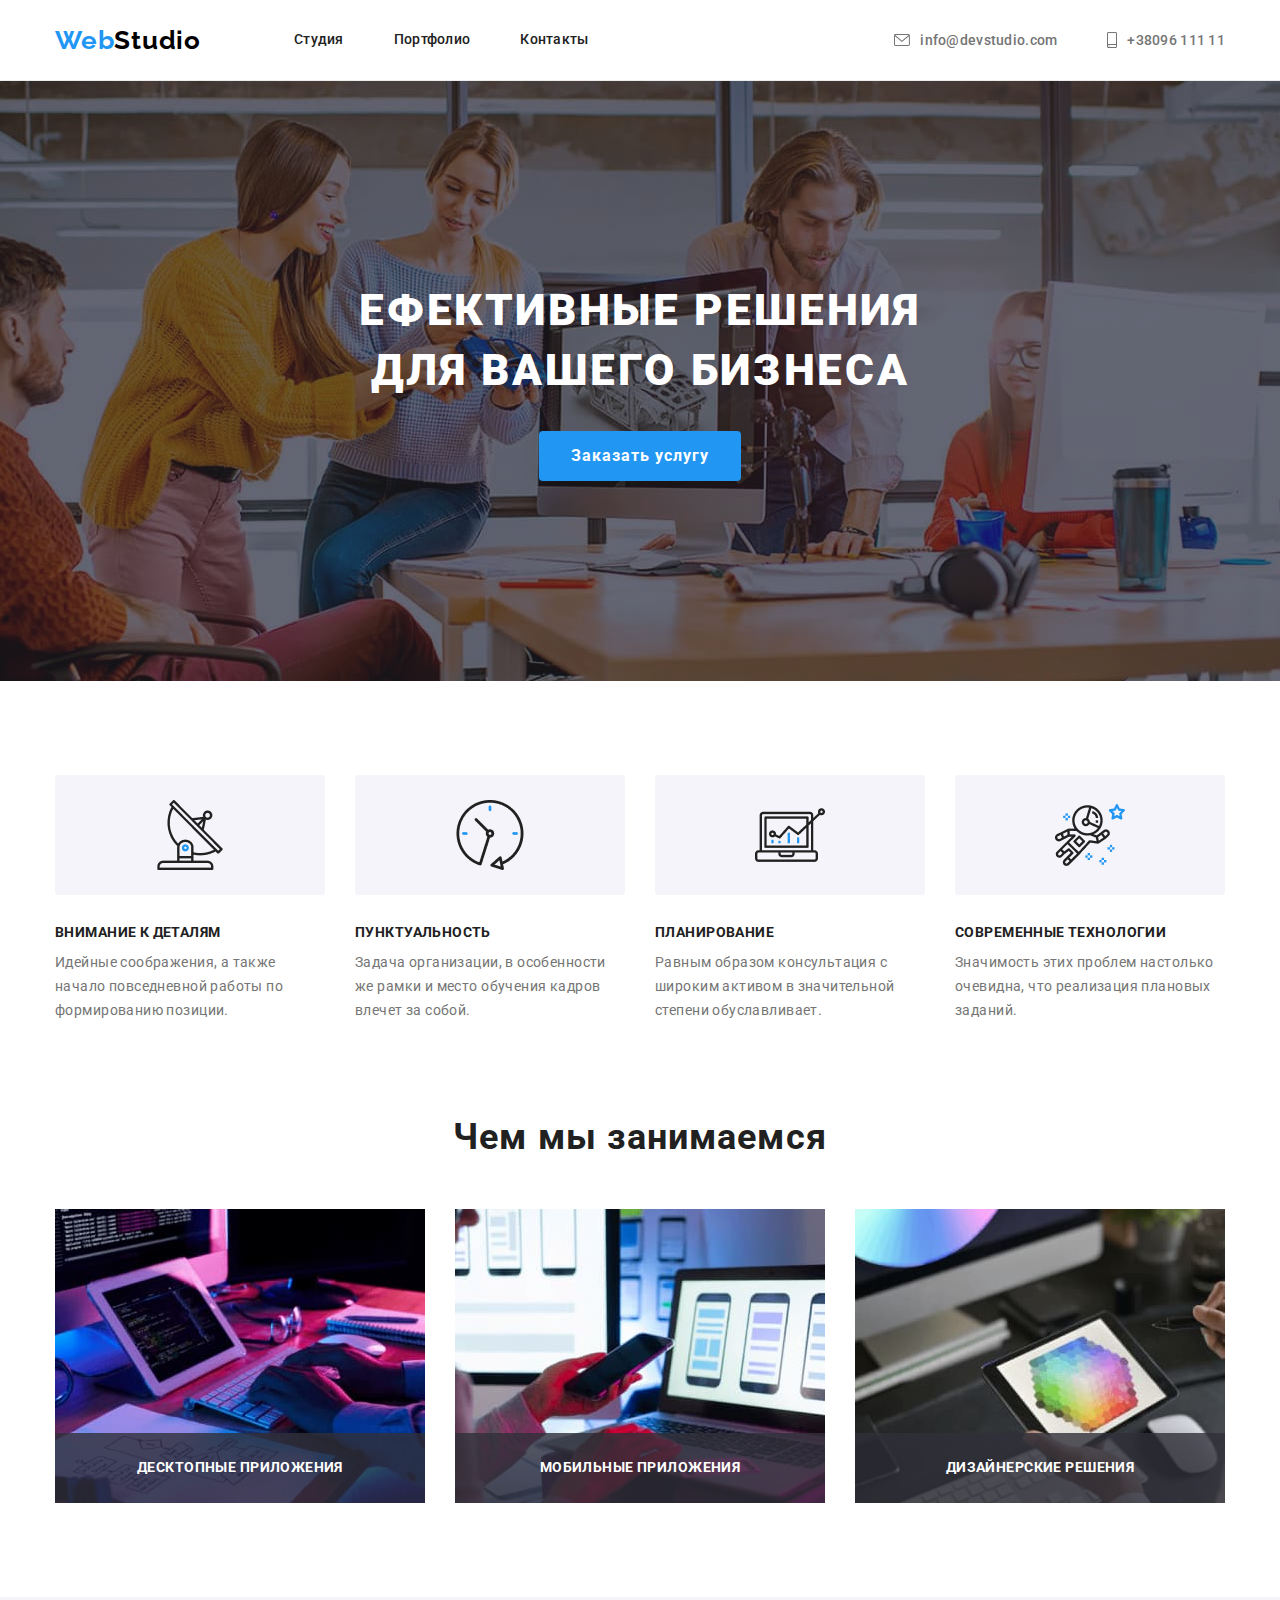
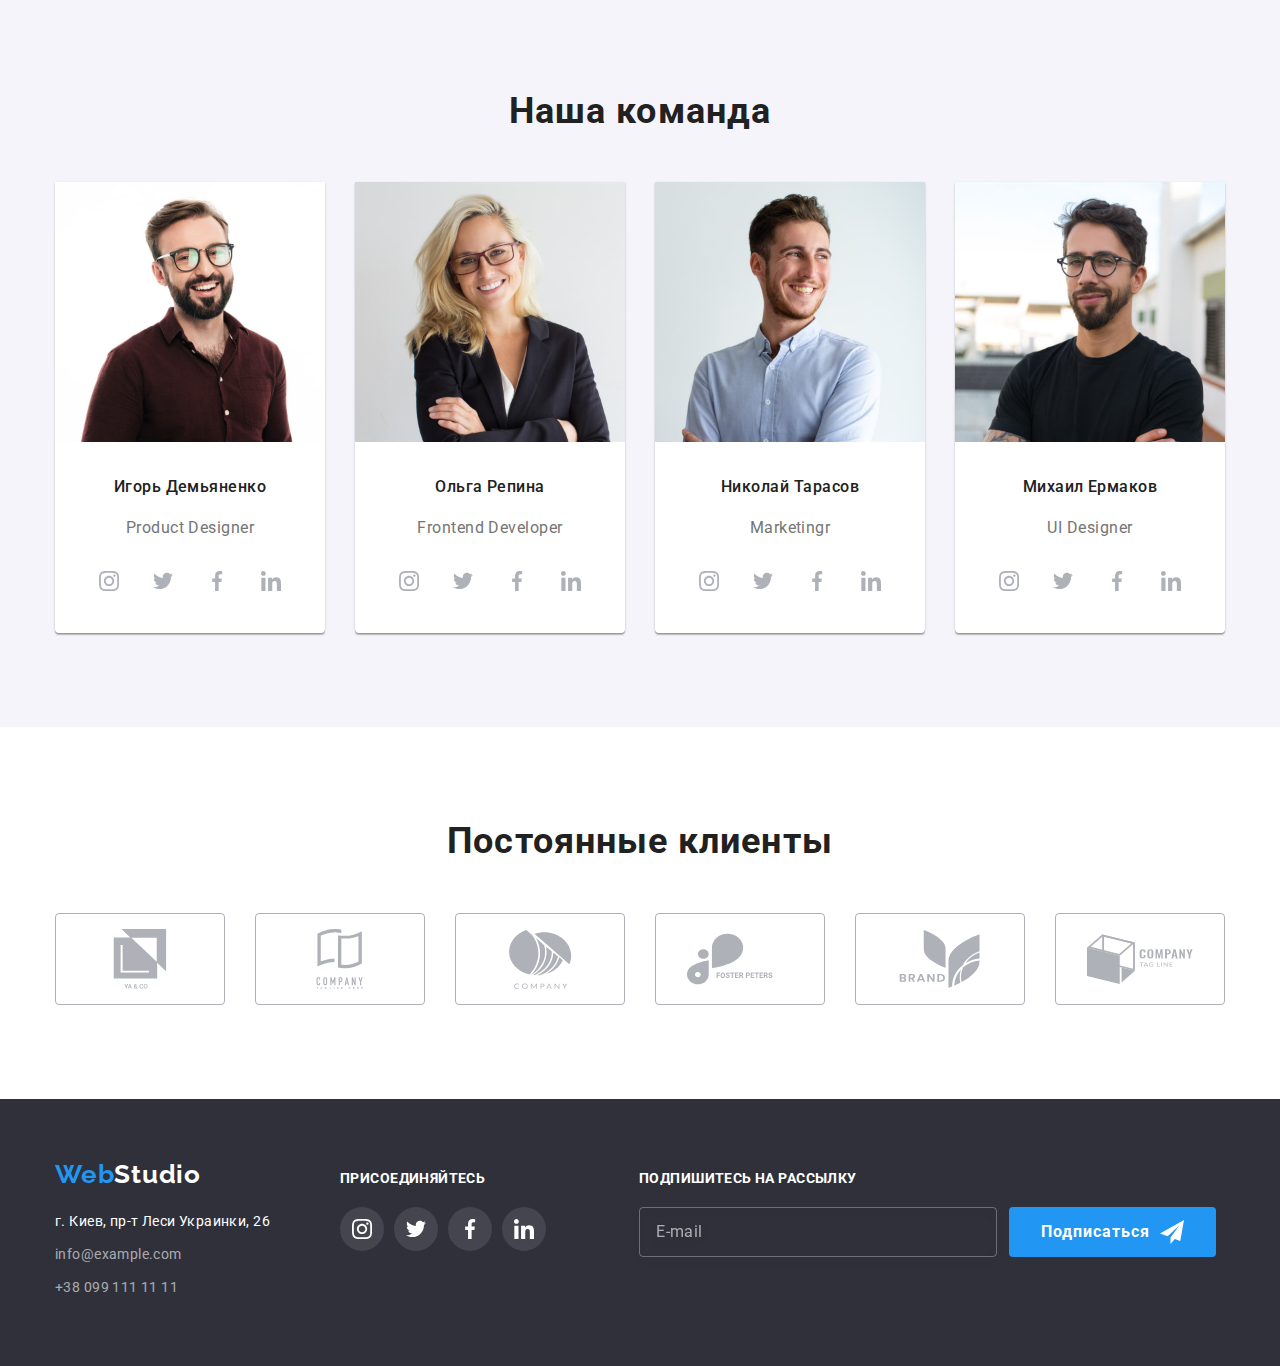
<file: index.html>
<!DOCTYPE html>
<html lang="ru">
    <head>
        <meta charset="UTF-8">
        <meta http-equiv="X-UA-Compatible" content="IE=edge">
        <meta name="viewport" content="width=device-width, initial-scale=1.0">
        <title>WebStuio</title>
        <link rel="stylesheet" href="https://cdnjs.cloudflare.com/ajax/libs/modern-normalize/1.1.0/modern-normalize.min.css">
        <link rel="stylesheet" href="./css/styles.css">
        <link href="https://fonts.googleapis.com/css2?family=Raleway:wght@700&family=Roboto:wght@400;500;700;900&display=swap" rel="stylesheet">
    </head>
    <body>
        <!--Шапка-->
        <header class="page-header">   
            <div class="header-container container">
                <nav class="header-navigation"> 
                    <a  class="logo-link link" href="./index.html"><span class="logo-first">Web</span><span class="logo-second">Studio</span></a>
                    <ul class="header-list list">   
                        <li class="header-list-item"><a class="header-list-link link" href="./index.html">Студия</a></li>
                        <li class="header-list-item"><a class="header-list-link link"href="./portfolio.html">Портфолио</a></li>
                        <li class="header-list-item"><a class="header-list-link link"href="">Контакты</a></li>
                    </ul>
                </nav>
                <ul class="header-info-list list">
                    <li class="info-list-item">
                        <a class="header-link link" href="mailto:info@devstudio.com">
                            <svg class="header-icon" width="16" height="12">
                                <use href="./images/symbol-defs.svg#icon-envelope"></use>
                            </svg>
                            info@devstudio.com
                        </a>
                    </li>
                    <li class="info-list-item">
                        <a class="header-link link" href="tel:+380961111111">
                        <svg class="header-icon" width="10" height="16">
                            <use href="./images/symbol-defs.svg#icon-smartphone"></use>
                        </svg>
                        +38096 111 11</a></li>
                </ul>
            </div>
        </header>
        <!--Основная часть-->
        <main>
            <section class="hero">
                <div class="container">
                    <h1 class="hero-title">Ефективные решения для вашего бизнеса</h1>
                    <button class="hero-btn btn" data-modal-open type="button">Заказать услугу</button>
                </div>
                </section>
            <section class="benefits section">
                <div class="container">
                    <h2 class="visually-hidden">Наши преимущества</h2>
                    <ul class="benefits-list list">
                        <li class="benefits-list-item icon-antenna">
                            <h3 class="benefits-item-title">Внимание к деталям</h3>
                            <p class="benefits-item-text"> Идейные соображения, а также начало повседневной работы по формированию позиции.</p>
                        </li>
                        <li class="benefits-list-item icon-clock">
                            <h3 class="benefits-item-title">Пунктуальность</h3>
                            <p  class="benefits-item-text">Задача организации, в особенности же рамки и место обучения кадров влечет за собой.</p>
                        </li>
                        <li class="benefits-list-item icon-diagram">
                            <h3 class="benefits-item-title">Планирование</h3>
                            <p class="benefits-item-text" >Равным образом консультация с широким активом в значительной степени обуславливает.</p>
                        </li>
                        <li class="benefits-list-item icon-astronaut">
                            <h3 class="benefits-item-title">Современные технологии</h3>
                            <p class="benefits-item-text"> Значимость этих проблем настолько очевидна, что реализация плановых заданий.</p>
                        </li>
                    </ul>
                </div>
            </section>
            <section class="works section">
                <div class="container">
                    <h2 class="works-title title">Чем мы занимаемся</h2>
                    <ul class="works-list list">
                        <li class="works-list-item">
                            <img src="./images/img1.jpg" alt="рабтота на ноутбууке" width="370" height="294">
                            <div class="works-item-wraper">
                                <p class="works-item-text">Десктопные приложения</p>
                            </div>
                        </li>
                        <li class="works-list-item">
                            <img src="./images/img2.jpg" alt="рабтота на смартфоне" width="370" height="294">
                            <div class="works-item-wraper">
                                <p class="works-item-text">Мобильные приложения</p>
                            </div>
                        </li>
                        <li class="works-list-item">
                            <img src="./images/img3.jpg" alt="рабтота на планшете" width="370" height="294">
                            <div class="works-item-wraper">
                                <p class="works-item-text">Дизайнерские решения</p>
                            </div>
                        </li>
                    </ul>
                </div>
            </section>
            <section class="team section">
                <div class="container">
                    <h2 class="team-title title" >Наша команда</h2>
                    <ul class="team-list list">
                        <li class="team-list-item">
                            <img class="team-img" src="./images/team-img-1.jpg" alt="Фото дизайнера проекта" width="270" height="260">
                            <h3 class="team-item-title">Игорь Демьяненко</h3>
                            <p class="team-item-text"lang="en">Product Designer</p>
                            <ul class="team-networking-list social-list list">
                                <li class="social-item">
                                    <a class="social-list-link" href="">
                                        <svg class="social-icon">
                                            <use href="./images/symbol-defs.svg#icon-instagram"></use>
                                        </svg>
                                    </a>
                                </li>
                                <li class="social-item">
                                    <a class="social-list-link" href="">
                                        <svg class="social-icon">
                                            <use href="./images/symbol-defs.svg#icon-twitter"></use>
                                        </svg>
                                    </a>
                                </li>
                                <li class="social-item">
                                    <a class="social-list-link" href="">
                                        <svg class="social-icon">
                                            <use href="./images/symbol-defs.svg#icon-facebook"></use>
                                        </svg>
                                    </a>
                                </li>
                                <li class="social-item">
                                    <a class="social-list-link" href="">
                                        <svg class="social-icon">
                                            <use href="./images/symbol-defs.svg#icon-linkedin"></use>
                                        </svg>
                                    </a>
                                </li>
                            </ul>
                        </li>
                        <li class="team-list-item">
                            <img class="team-img" src="./images/team-img-2.jpg" alt="Фото фронтенд разработчика" width="270" height="260">
                            <h3 class="team-item-title">Ольга Репина</h3>
                            <p class="team-item-text"lang="en"> Frontend Developer</p>
                            <ul class="team-networking-list social-list list">
                                <li class="social-item">
                                    <a class="social-list-link" href="">
                                        <svg class="social-icon">
                                            <use href="./images/symbol-defs.svg#icon-instagram"></use>
                                        </svg>
                                    </a>
                                </li>
                                <li class="social-item">
                                    <a class="social-list-link" href="">
                                        <svg class="social-icon">
                                            <use href="./images/symbol-defs.svg#icon-twitter"></use>
                                        </svg>
                                    </a>
                                </li>
                                <li class="social-item">
                                    <a class="social-list-link" href="">
                                        <svg class="social-icon">
                                            <use href="./images/symbol-defs.svg#icon-facebook"></use>
                                        </svg>
                                    </a>
                                </li>
                                <li class="social-item">
                                    <a class="social-list-link" href="">
                                        <svg class="social-icon">
                                            <use href="./images/symbol-defs.svg#icon-linkedin"></use>
                                        </svg>
                                    </a>
                                </li>
                            </ul>
                        </li>
                        <li class="team-list-item">
                            <img class="team-img" src="./images/team-img-3.jpg" alt="Фото маркетолога" width="270" height="260">
                            <h3 class="team-item-title">Николай Тарасов</h3>
                            <p class="team-item-text"lang="en">Marketingr</p>
                            <ul class="team-networking-list social-list list">
                                <li class="social-item">
                                    <a class="social-list-link" href="">
                                        <svg class="social-icon">
                                            <use href="./images/symbol-defs.svg#icon-instagram"></use>
                                        </svg>
                                    </a>
                                </li>
                                <li class="social-item">
                                    <a class="social-list-link" href="">
                                        <svg class="social-icon">
                                            <use href="./images/symbol-defs.svg#icon-twitter"></use>
                                        </svg>
                                    </a>
                                </li>
                                <li class="social-item">
                                    <a class="social-list-link" href="">
                                        <svg class="social-icon">
                                            <use href="./images/symbol-defs.svg#icon-facebook"></use>
                                        </svg>
                                    </a>
                                </li>
                                <li class="social-item">
                                    <a class="social-list-link" href="">
                                        <svg class="social-icon">
                                            <use href="./images/symbol-defs.svg#icon-linkedin"></use>
                                        </svg>
                                    </a>
                                </li>
                            </ul>
                        </li>
                        <li class="team-list-item">
                            <img class="team-img" src="./images/team-img-4.jpg" alt="Фото UI дизайнера" width="270" height="260">
                            <h3 class="team-item-title">Михаил Ермаков</h3>
                            <p class="team-item-text"lang="en">UI Designer</p>
                            <ul class="team-networking-list social-list list">
                                <li class="social-item">
                                    <a class="social-list-link" href="">
                                        <svg class="social-icon">
                                            <use href="./images/symbol-defs.svg#icon-instagram"></use>
                                        </svg>
                                    </a>
                                </li>
                                <li class="social-item">
                                    <a class="social-list-link" href="">
                                        <svg class="social-icon">
                                            <use href="./images/symbol-defs.svg#icon-twitter"></use>
                                        </svg>
                                    </a>
                                </li>
                                <li class="social-item">
                                    <a class="social-list-link" href="">
                                        <svg class="social-icon">
                                            <use href="./images/symbol-defs.svg#icon-facebook"></use>
                                        </svg>
                                    </a>
                                </li>
                                <li class="social-item">
                                    <a class="social-list-link " href="">
                                        <svg class="social-icon">
                                            <use href="./images/symbol-defs.svg#icon-linkedin"></use>
                                        </svg>
                                    </a>
                                </li>
                            </ul>
                        </li>
                    </ul>
                </div>
            </section>
            <section class="clients section">
                <div class="container">
                    <h2 class="clients-title title">Постоянные клиенты</h2>
                    <ul class="clients-list list">
                        <li class="clients-item">
                            <a href="" class="clients-link">
                                <svg class="clients-icon">
                                    <use href="./images/symbol-defs.svg#icon-yaco"></use>
                                </svg>
                            </a>
                        </li>
                        <li class="clients-item">
                            <a href="" class="clients-link">
                                <svg class="clients-icon">
                                    <use href="./images/symbol-defs.svg#icon-tagline"></use>
                                </svg>
                            </a>
                        </li>
                        <li class="clients-item">
                            <a href="" class="clients-link">
                                <svg class="clients-icon">
                                    <use href="./images/symbol-defs.svg#icon-company"></use>
                                </svg>
                            </a>
                        </li>
                        <li class="clients-item">
                            <a href="" class="clients-link">
                                <svg class="clients-icon">
                                    <use href="./images/symbol-defs.svg#icon-foster"></use>
                                </svg>
                            </a>
                        </li>
                        <li class="clients-item">
                            <a href="" class="clients-link">
                                <svg class="clients-icon">
                                    <use href="./images/symbol-defs.svg#icon-brand"></use>
                                </svg>
                            </a>
                        </li>
                        <li class="clients-item">
                            <a href="" class="clients-link">
                                <svg class="clients-icon">
                                    <use href="./images/symbol-defs.svg#icon-tag"></use>
                                </svg>
                            </a>
                        </li>
                    </ul>
                </div>
            </section>
        </main>
        <!--Футер-->
        <footer class="page-footer">
            <div class="container">
                <div class="footer-box">
                    <div class="footer-contacts">
                        <a  class="logo-link link" href="./index.html"><span class="logo-first">Web</span><span class="logo-second">Studio</span></a>
                        <address>
                            <ul class="footer-list list">
                                <li><a class="footer-link-adress footer-link link" href="https://www.google.com/maps/place/%D0%B1%D1%83%D0%BB.+%D0%9B%D0%B5%D1%81%D0%B8+%D0%A3%D0%BA%D1%80%D0%B0%D0%B8%D0%BD%D0%BA%D0%B8,+26,+%D0%9A%D0%B8%D0%B5%D0%B2,+02000/@50.4265807,30.5361971,17z/data=!4m13!1m7!3m6!1s0x40d4cf0e033ecbe9:0x57a4dffefec77da0!2z0LHRg9C7LiDQm9C10YHQuCDQo9C60YDQsNC40L3QutC4LCAyNiwg0JrQuNC10LIsIDAyMDAw!3b1!8m2!3d50.4265807!4d30.5383858!3m4!1s0x40d4cf0e033ecbe9:0x57a4dffefec77da0!8m2!3d50.4265807!4d30.5383858" target="_blank" rel="noreferrer noopener">г. Киев, пр-т Леси Украинки, 26</a></li>
                                <li><a class="footer-link link" href="mailto:info@example.com">info@example.com</a></li>
                                <li><a class="footer-link link" href="tel:+380991111111">+38 099 111 11 11</a></li>
                            </ul>
                        </address>
                    </div>
                    <div class="footer-social">
                        <b class="footer-text">Присоединяйтесь</b>
                        <ul class="team-networking-list social-list list">
                            <li class="social-item">
                                <a class="social-list-link footer-social-link" href="">
                                    <svg class="social-icon">
                                        <use href="./images/symbol-defs.svg#icon-instagram"></use>
                                    </svg>
                                </a>
                            </li>
                            <li class="social-item">
                                <a class="social-list-link footer-social-link" href="">
                                    <svg class="social-icon">
                                        <use href="./images/symbol-defs.svg#icon-twitter"></use>
                                    </svg>
                                </a>
                            </li>
                            <li class="social-item">
                                <a class="social-list-link footer-social-link" href="">
                                    <svg class="social-icon">
                                        <use href="./images/symbol-defs.svg#icon-facebook"></use>
                                    </svg>
                                </a>
                            </li>
                            <li class="social-item">
                                <a class="social-list-link footer-social-link" href="">
                                    <svg class="social-icon">
                                        <use href="./images/symbol-defs.svg#icon-linkedin"></use>
                                    </svg>
                                </a>
                            </li>
                        </ul>
                    </div>
                    <div class="footer-form-box">
                        <b class="footer-text">Подпишитесь на рассылку</b>
                        <form class="footer-form">
                            <input type="email" name="footer-email" class="footer-email" placeholder="E-mail">
                            <button type="submit" class="footer-btn btn">
                                Подписаться
                                <svg class="footer-btn-icon" width="24" height="24">
                                    <use href="./images/icons.svg#icon-send"></use>
                                </svg>
                            </button>
                        </form>
                    </div>
                </div>
            </div>
        </footer>
        <div class="backdrop is-hidden" data-modal>
            <div class="modal">
                <button type="button" data-modal-close class="close-btn">
                    <svg class="close-icon">
                        <use href="./images/symbol-defs.svg#icon-close-black"></use>
                    </svg>
                </button>
                <b class="modal-text">Оставьте свои данные, мы вам перезвоним</b>
                <form  class="customer-data-form" >
                    <div class="form-field">                    
                        <label class="customer-data-label">
                            Имя
                            <span class="input-wraper">
                                <input type="text" name="customer-name"  class="customer-data-input customer-auth"> 
                                <svg class="modal-icon" width="12" height="12">
                                    <use href="./images/icons.svg#icon-human" ></use>
                                </svg>
                            </span>
                        </label>
                    </div>
                    <div class="form-field">
                        <label class="customer-data-label" >
                            Телефон
                            <span class="input-wraper">
                                <input type="tel" name="customer-tel" class="customer-data-input customer-auth">
                                <svg class="modal-icon" width="13" height="13">
                                    <use href="./images/icons.svg#icon-tel" ></use>
                                </svg>
                            </span>
                        </label>
                    </div>
                    <div class="form-field">
                        <label class="customer-data-label" >
                            Почта
                            <span class="input-wraper">
                                <input type="email" name="customer-mail" class="customer-data-input customer-auth">
                                <svg class="modal-icon" width="15" height="12">
                                    <use href="./images/icons.svg#icon-mail" ></use>
                                </svg>
                            </span>
                        </label>
                    </div>
                    <label class="customer-data-label" >
                        Коментарий  
                        <textarea name="customer-comment"  class="customer-data-input customer-comment" placeholder="Введите текст"></textarea>
                    </label>
                    <label class="customer-check-label">
                        <input type="checkbox" name="customer-check" class="customer-check visually-hidden ">
                        <span class="check-icon-wrap">
                            <svg class="check-icon" width="11" height="8">
                                <use href="./images/icons.svg#icon-check" ></use>
                            </svg>
                        </span>
                        Соглашаюсь с рассылкой и принимаю <a href="#" class="customer-check-link">Условия договора</a>
                    </label>
                    <button type="submit" class="customer-data-btn btn">Отправить</button>  
                </form>
            </div>
        </div>
    <script src="./js/modal.js"></script>
    </body>
</html>
</file>
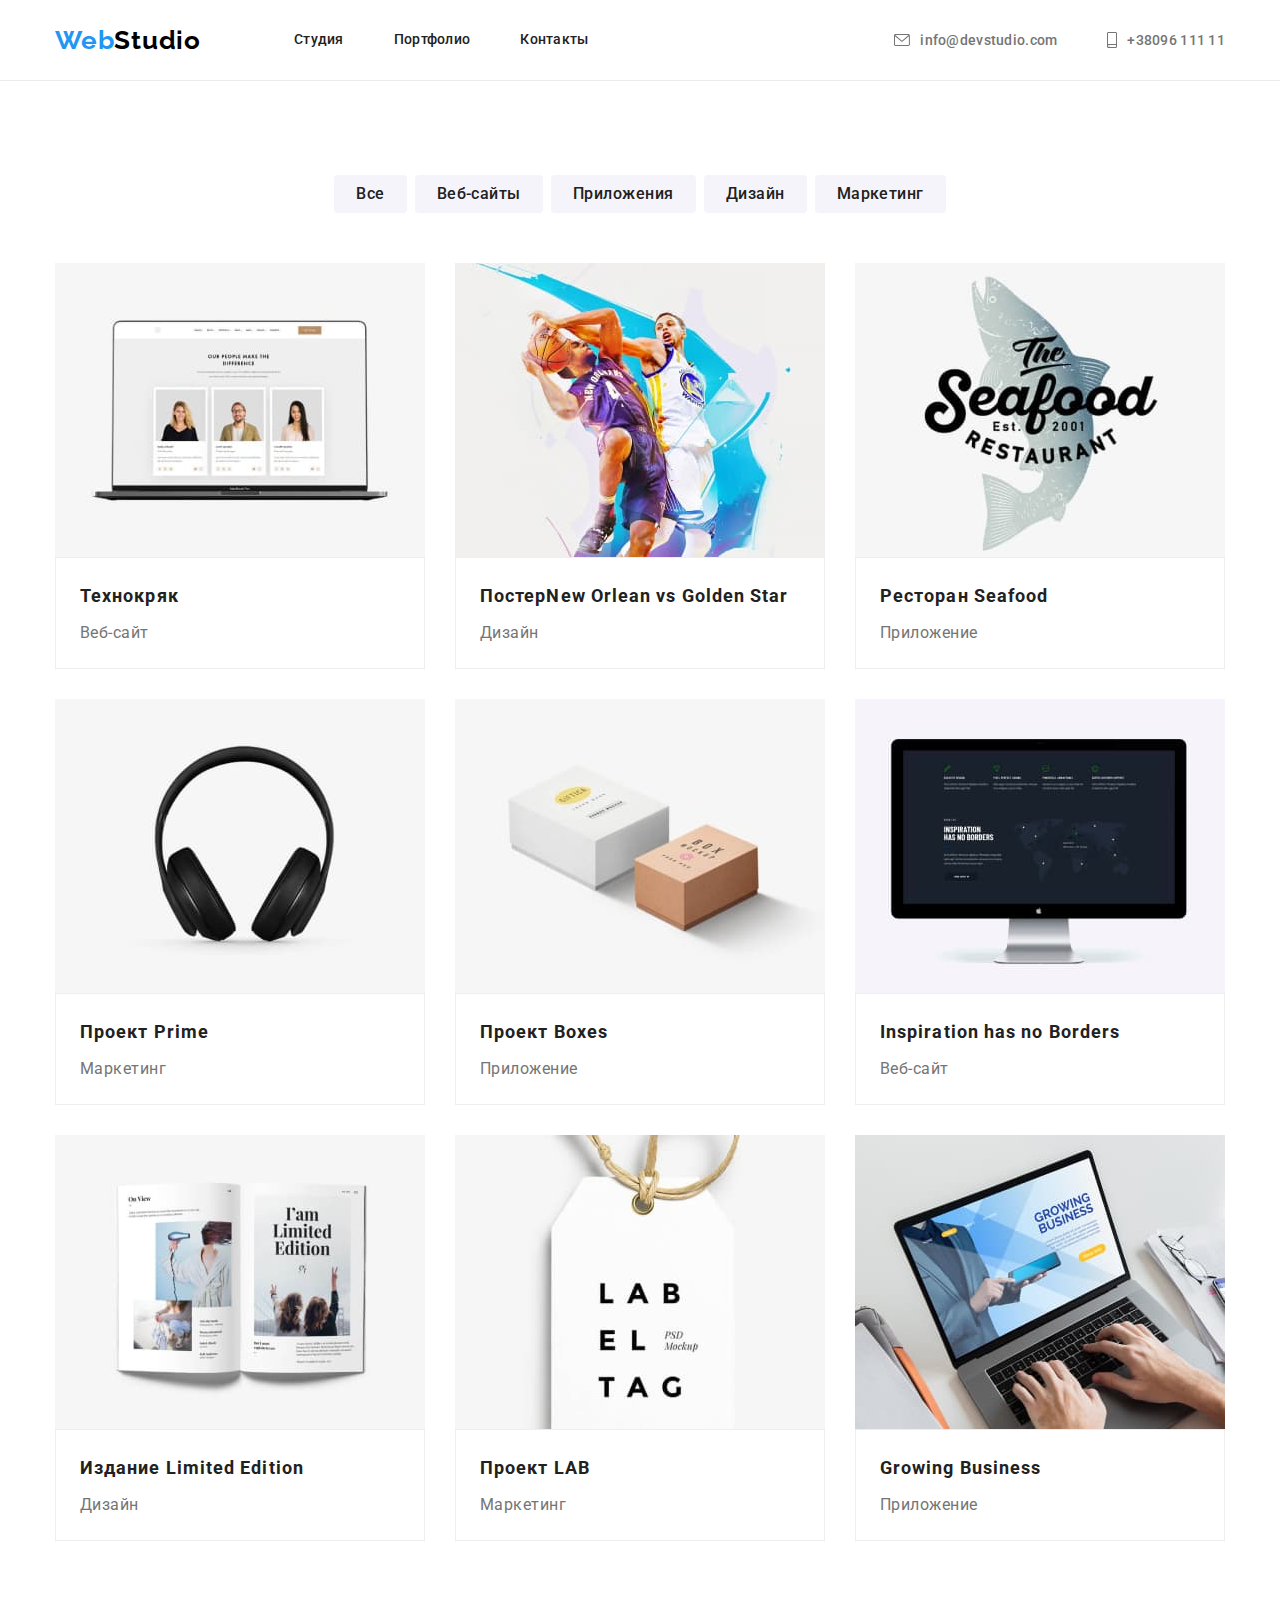
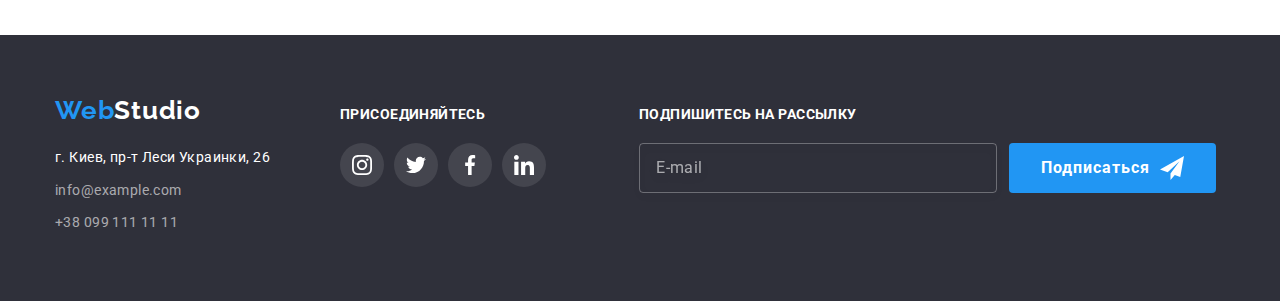
<file: portfolio.html>
<!DOCTYPE html>
<html lang="ru">
<head>
    <meta charset="UTF-8">
    <meta http-equiv="X-UA-Compatible" content="IE=edge">
    <meta name="viewport" content="width=device-width, initial-scale=1.0">
    <title>Портфолио</title>
    <link rel="stylesheet" href="https://cdnjs.cloudflare.com/ajax/libs/modern-normalize/1.1.0/modern-normalize.min.css">
    <link href="https://fonts.googleapis.com/css2?family=Raleway:wght@700&family=Roboto:wght@400;500;700;900&display=swap" rel="stylesheet">
    <link rel="stylesheet" href="./css/styles.css">
</head>
<body>
        <!--Шапка-->
        <header class="page-header">   
            <div class="header-container container">
                <nav class="header-navigation"> 
                    <a  class="logo-link link" href="./index.html"><span class="logo-first">Web</span><span class="logo-second">Studio</span></a>
                    <ul class="header-list list">   
                        <li class="header-list-item"><a class="header-list-link link" href="./index.html">Студия</a></li>
                        <li class="header-list-item"><a class="header-list-link link"href="./portfolio.html">Портфолио</a></li>
                        <li class="header-list-item"><a class="header-list-link link"href="">Контакты</a></li>
                    </ul>
                </nav>
                <ul class="header-info-list list">
                    <li class="info-list-item">
                        <a class="header-link link" href="mailto:info@devstudio.com">
                            <svg class="header-icon" width="16" height="12">
                                <use href="./images/symbol-defs.svg#icon-envelope"></use>
                            </svg>
                            info@devstudio.com
                        </a>
                    </li>
                    <li class="info-list-item">
                        <a class="header-link link" href="tel:+380961111111">
                        <svg class="header-icon" width="10" height="16">
                            <use href="./images/symbol-defs.svg#icon-smartphone"></use>
                        </svg>
                        +38096 111 11</a></li>
                </ul>
            </div>
        </header>
    <main>
        <section class="portfolio-section section">
            <div class="container">
                <h1 class="visually-hidden">Портфолио</h1>
                <ul class="portfolio-buttons-list list">
                    <li class="portfolio-list-button-item">
                        <button class="portfolio-button-item" type="button">Все</button>
                    </li>
                    <li class="portfolio-list-button-item">
                        <button class="portfolio-button-item" type="button">Веб-сайты</button>
                    </li>
                    <li class="portfolio-list-button-item">
                        <button class="portfolio-button-item" type="button">Приложения</button>
                    </li>
                    <li class="portfolio-list-button-item">
                        <button class="portfolio-button-item" type="button">Дизайн</button>
                    </li>
                    <li class="portfolio-list-button-item">
                        <button class="portfolio-button-item" type="button">Маркетинг</button>
                    </li>
                </ul>
                <ul class="portfolio-content-list list">
                    <li class="portfolio-content-item">
                        <div class="portfolio-top-wraper">
                            <img src="./images/portfolio_img1.jpg" alt="изображение людей на ноутбуке" width="370">
                            <p class="portfolio-top-text">Технокряк это современная площадка распространения коронавируса. Компании используют эту платформу для цифрового шпионажа и атак на защищённые сервера конкурентов.</p>
                        </div>
                        <div class="portfolio-description">
                            <h2 class="portfolio-content-title">Технокряк</h2>
                            <p class="portfolio-content-text" >Веб-сайт</p>
                        </div>
                    </li>
                    <li class="portfolio-content-item">
                        <div class="portfolio-top-wraper">
                            <img src="./images/portfolio_img2.jpg" alt="изображение баскетболистов" width="370">
                            <p class="portfolio-top-text">Технокряк это современная площадка распространения коронавируса. Компании используют эту платформу для цифрового шпионажа и атак на защищённые сервера конкурентов.</p>
                        </div>
                        <div class="portfolio-description">
                            <h2 class="portfolio-content-title">Постер<span lang="en">New Orlean vs Golden Star</span></h2>
                            <p class="portfolio-content-text">  Дизайн</p>
                        </div>
                    </li>
                    <li class="portfolio-content-item">
                        <div class="portfolio-top-wraper">
                            <img src="./images/portfolio_img3.jpg" alt="логотип ресторана" width="370">
                            <p class="portfolio-top-text">Технокряк это современная площадка распространения коронавируса. Компании используют эту платформу для цифрового шпионажа и атак на защищённые сервера конкурентов.</p>
                        </div>
                        <div class="portfolio-description">
                            <h2 class="portfolio-content-title">Ресторан <span lang="en">Seafood</span></h2>
                            <p class="portfolio-content-text" >Приложение</p>
                        </div>
                    </li>
                    <li class="portfolio-content-item">
                        <div class="portfolio-top-wraper">
                            <img src="./images/portfolio_img4.jpg" alt="изображение наушников" width="370">
                            <p class="portfolio-top-text">Технокряк это современная площадка распространения коронавируса. Компании используют эту платформу для цифрового шпионажа и атак на защищённые сервера конкурентов.</p>
                        </div>
                        <div class="portfolio-description">
                            <h2 class="portfolio-content-title">Проект <span lang="en">Prime</span></h2>
                            <p class="portfolio-content-text" >Маркетинг</p>
                        </div>
                    </li>
                    <li class="portfolio-content-item">
                        <div class="portfolio-top-wraper">
                            <img src="./images/portfolio_img5.jpg" alt="изображение двух коробок" width="370">
                            <p class="portfolio-top-text">Технокряк это современная площадка распространения коронавируса. Компании используют эту платформу для цифрового шпионажа и атак на защищённые сервера конкурентов.</p>
                        </div>
                        <div class="portfolio-description">
                            <h2 class="portfolio-content-title">Проект <span lang="en">Boxes</span></h2>
                            <p class="portfolio-content-text" >Приложение</p>
                        </div>
                    </li>
                    <li class="portfolio-content-item">
                        <div class="portfolio-top-wraper">
                            <img src="./images/portfolio_img6.jpg" alt="изображение экрана ноутбука" width="370">
                            <p class="portfolio-top-text">Технокряк это современная площадка распространения коронавируса. Компании используют эту платформу для цифрового шпионажа и атак на защищённые сервера конкурентов.</p>
                        </div>
                        <div class="portfolio-description">
                            <h2 class="portfolio-content-title" lang="en">Inspiration has no Borders</h2>
                            <p class="portfolio-content-text" >Веб-сайт</p>
                        </div>
                    </li>
                    <li class="portfolio-content-item">
                        <div class="portfolio-top-wraper">
                            <img src="./images/portfolio_img7.jpg" alt="изображение развернутой книги" width="370">
                            <p class="portfolio-top-text">Технокряк это современная площадка распространения коронавируса. Компании используют эту платформу для цифрового шпионажа и атак на защищённые сервера конкурентов.</p>
                        </div>
                        <div class="portfolio-description">
                            <h2 class="portfolio-content-title">Издание <span lang="en">Limited Edition</span></h2>
                            <p class="portfolio-content-text" >Дизайн</p>
                        </div>
                    </li>
                    <li class="portfolio-content-item">
                        <div class="portfolio-top-wraper">
                            <img src="./images/portfolio_img8.jpg" alt="логотип проекта Lab" width="370">
                            <p class="portfolio-top-text">Технокряк это современная площадка распространения коронавируса. Компании используют эту платформу для цифрового шпионажа и атак на защищённые сервера конкурентов.</p>
                        </div>
                        <div class="portfolio-description">
                            <h2 class="portfolio-content-title">Проект <span lang="en">LAB</span></h2>
                            <p class="portfolio-content-text" >Маркетинг</p>
                        </div>
                    </li>
                    <li class="portfolio-content-item">
                        <div class="portfolio-top-wraper">
                            <img src="./images/portfolio_img9.jpg" alt="на ноутбуке сайт Growing Business" width="370">
                            <p class="portfolio-top-text">Технокряк это современная площадка распространения коронавируса. Компании используют эту платформу для цифрового шпионажа и атак на защищённые сервера конкурентов.</p>
                        </div>
                        <div class="portfolio-description">
                            <h2 class="portfolio-content-title" lang="en">Growing Business</h2>
                            <p class="portfolio-content-text" >Приложение</p>
                        </div>
                    </li>
                </ul>
            </div>
        </section>
    </main>
        <!--Футер-->
        <footer class="page-footer">
            <div class="container">
                <div class="footer-box">
                    <div class="footer-contacts">
                        <a  class="logo-link link" href="./index.html"><span class="logo-first">Web</span><span class="logo-second">Studio</span></a>
                        <address>
                            <ul class="footer-list list">
                                <li><a class="footer-link-adress footer-link link" href="https://www.google.com/maps/place/%D0%B1%D1%83%D0%BB.+%D0%9B%D0%B5%D1%81%D0%B8+%D0%A3%D0%BA%D1%80%D0%B0%D0%B8%D0%BD%D0%BA%D0%B8,+26,+%D0%9A%D0%B8%D0%B5%D0%B2,+02000/@50.4265807,30.5361971,17z/data=!4m13!1m7!3m6!1s0x40d4cf0e033ecbe9:0x57a4dffefec77da0!2z0LHRg9C7LiDQm9C10YHQuCDQo9C60YDQsNC40L3QutC4LCAyNiwg0JrQuNC10LIsIDAyMDAw!3b1!8m2!3d50.4265807!4d30.5383858!3m4!1s0x40d4cf0e033ecbe9:0x57a4dffefec77da0!8m2!3d50.4265807!4d30.5383858" target="_blank" rel="noreferrer noopener">г. Киев, пр-т Леси Украинки, 26</a></li>
                                <li><a class="footer-link link" href="mailto:info@example.com">info@example.com</a></li>
                                <li><a class="footer-link link" href="tel:+380991111111">+38 099 111 11 11</a></li>
                            </ul>
                        </address>
                    </div>
                    <div class="footer-social">
                        <b class="footer-text">Присоединяйтесь</b>
                        <ul class="team-networking-list social-list list">
                            <li class="social-item">
                                <a class="social-list-link footer-social-link" href="">
                                    <svg class="social-icon">
                                        <use href="./images/symbol-defs.svg#icon-instagram"></use>
                                    </svg>
                                </a>
                            </li>
                            <li class="social-item">
                                <a class="social-list-link footer-social-link" href="">
                                    <svg class="social-icon">
                                        <use href="./images/symbol-defs.svg#icon-twitter"></use>
                                    </svg>
                                </a>
                            </li>
                            <li class="social-item">
                                <a class="social-list-link footer-social-link" href="">
                                    <svg class="social-icon">
                                        <use href="./images/symbol-defs.svg#icon-facebook"></use>
                                    </svg>
                                </a>
                            </li>
                            <li class="social-item">
                                <a class="social-list-link footer-social-link" href="">
                                    <svg class="social-icon">
                                        <use href="./images/symbol-defs.svg#icon-linkedin"></use>
                                    </svg>
                                </a>
                            </li>
                        </ul>
                    </div>
                    <div class="footer-form-box">
                        <b class="footer-text">Подпишитесь на рассылку</b>
                        <form class="footer-form">
                            <input type="email" name="footer-email" class="footer-email" placeholder="E-mail">
                            <button type="submit" class="footer-btn btn">
                                Подписаться
                                <svg class="footer-btn-icon" width="24" height="24">
                                    <use href="./images/icons.svg#icon-send"></use>
                                </svg>
                            </button>
                        </form>
                    </div>
                </div>
            </div>
        </footer>
</body>
</html>
</file>
<file: css/styles.css>
*
{
    padding: 0;
    margin: 0;
    border: 0;
}

*, *::before, *::after
{
    box-sizing: border-box;
}

.visually-hidden 
{
    position: absolute;
    clip: rect(0 0 0 0);
    width: 1px;
    height: 1px;
    margin: -1px;
}

img
{
    display:block;
}
:root
{
    --primary-text-color: #212121;
    --secondary-text-color: #2196F3;
    --third-text-color: #757575;
    --timing-function: cubic-bezier(0.4, 0, 0.2, 1);
}

body
{
    font-family: 'roboto', sans-serif;
    color: var(--primary-text-color);
}

.link
{
    text-decoration: none;
}
.list
{
    list-style: none;
}


/*--------------Header-------------*/
.page-header
{
    border-bottom: 1px solid #ECECEC;
}
.header-container
{
    display: flex;
    align-items: center;
}
.logo-link
{   
    display: block;
    font-family: Raleway, sans-serif;
    font-style: normal;
    font-weight: 700;
    font-size: 26px;
    line-height: 1.19;
    letter-spacing: 0.03em;
}
.page-header .logo-link
{
    margin-right: 93px;
}
.logo-first
{
    color: var(--secondary-text-color);
}
.logo-second
{
    color: #000000;
}
.header-list
{
    display: flex;

}
.header-list-item:not(:last-child)
{
    margin-right: 50px;

}
.header-navigation
{
    display: flex;
    align-items: center;
}
.header-list-link
{   display: block;
    padding-top: 32px;
    padding-bottom: 32px;
    font-weight: 500;
    font-size: 14px;
    line-height: 1.14;
    letter-spacing: 0.02em;
    color: inherit;
    position: relative;
    transition: color 250ms var(--timing-function);
}
.header-list-link::after{
    content: '';
    display: block;
    position: absolute;
    bottom: 0;
    width: 100%;
    height: 4px;
    border-radius: 2px;
    background-color: var(--secondary-text-color);
    opacity: 0;
    transition: opacity 250ms var(--timing-function);
}
.header-list-link:hover::after
{
    opacity: 1;
}
.header-list-link:hover,
.header-list-link:focus
{
    color: var(--secondary-text-color)
}
.header-info-list
{
    display: flex;
    margin-left: auto;
}
.info-list-item:not(:last-child)
{
    margin-right: 50px;

}
.header-link
{   display: flex;
    align-items: center;
    padding-top: 32px;
    padding-bottom: 32px;
    font-weight: 500;
    font-size: 14px;
    line-height: 16px;
    letter-spacing: 0.02em;
    color: var(--third-text-color);
    transition: color 250ms var(--timing-function);
}

.header-link:hover,
.header-link:focus
{
    color: var(--secondary-text-color);
}
.header-icon
{
    display:inline-block;
    margin-right: 10px;
    fill: currentColor;
}

.title
{
    font-weight: 700;
    font-size: 36px;
    line-height: 1.16;
    text-align: center;
    letter-spacing: 0.03em;
    color: inherit;
    margin-bottom: 50px;
}
/*--------------Main-------------*/
.section
{
    padding-top: 94px;
    padding-bottom: 94px;
}
.container
{
    width: 1200px;
    padding-left: 15px;
    padding-right: 15px; 
    margin: 0 auto;
}
/*--------------Hero-------------*/
.hero
{
    padding-top: 200px;
    max-width: 1600px;
    margin: 0 auto;
    background-color: #2F303A;
    background-image: linear-gradient( to right, rgba(47, 48, 58, 0.4),rgba(47, 48, 58, 0.4)), url('../images/header-backround.jpg');
    background-repeat: no-repeat;
    background-position: center;
    background-size: cover;
    height: 600px;
    text-align: center;
}
.hero-title
{
    max-width: 696px;
    margin: 0px auto 30px auto;
    padding-left: 13px;
    padding-right: 13px;
    font-weight: 900;
    font-size: 44px;
    line-height: 1.36;
    text-align: center;
    letter-spacing: 0.06em;
    text-transform: uppercase;
    color: #FFFFFF;
}
.btn
{
    font-weight: 700;
    font-size: 16px;
    line-height: 1.87;
    text-align: center;
    letter-spacing: 0.06em;
    color: #FFFFFF;
    font-family: inherit;
    cursor: pointer;
    padding: 10px 32px;
    background-color: var(--secondary-text-color);
    border-radius: 4px;
    min-width: 200px;
    text-align: center;
}

/*--------------Benefits-------------*/

.benefits-list
{
    display: flex;
    flex-wrap: wrap;
    align-items: center;
    justify-content: center;
}
.benefits-list-item
{
    width: 270px;
}
.benefits-list-item:not(:last-child)
{
    margin-right: 30px;
}
.benefits-list-item::before{
    content: '';
    display: block;
    height: 120px;
    background: #F5F4FA;
    border-radius: 4px;
    margin-bottom: 30px;
}
.icon-antenna::before
{
    background-image: url('../images/antenna.png');
    background-repeat: no-repeat;
    background-position: center;
}
.icon-clock::before
{
    background-image: url('../images/clock.png');
    background-repeat: no-repeat;
    background-position: center;
}
.icon-diagram::before
{
    background-image: url('../images/diagram.png');
    background-repeat: no-repeat;
    background-position: center;
}
.icon-astronaut::before
{
    background-image: url('../images/astronaut.png');
    background-repeat: no-repeat;
    background-position: center;
}
.benefits-item-title
{
    font-weight: 700;
    font-size: 14px;
    line-height: 1.14;
    letter-spacing: 0.03em;
    text-transform: uppercase;
    color: inherit;
    margin-bottom: 10px;
}
.benefits-item-text
{
    font-size: 14px;
    line-height: 1.71;
    letter-spacing: 0.03em;
    color: var(--third-text-color);
}
/*--------------Works-------------*/
.works
{
    padding-top: 0px;

}
.works-list
{
    display: flex;
    align-items: center;
    margin-left: -30px;
}
.works-list-item
{
    flex-basis: calc(100% / 3 - 30px);
    margin-left: 30px;
    position: relative;
}
.works-item-wraper
{
    position: absolute;
    width: 100%;
    background-color:  rgba(47, 48, 58, 0.8);
    padding-top: 27px;
    padding-bottom: 27px;
    bottom: 0;
}
.works-item-text
{
    font-weight: 700;
    font-size: 14px;
    line-height: 1.14;
    text-align: center;
    letter-spacing: 0.03em;
    text-transform: uppercase;
    color: #FFFFFF;

}

/*--------------Team-------------*/
.team
{
    background-color: #F5F4FA;
}
.team-list
{
    display: flex;
    align-items: center;
    justify-content: center;
    margin-left: -30px;
}
.team-list-item
{
    flex-basis: calc(100% / 4 - 30px);
    margin-left: 30px;
    background-color: #FFFFFF;
    padding-bottom: 30px;
    box-shadow: 0px 1px 3px rgba(0, 0, 0, 0.12), 0px 1px 1px rgba(0, 0, 0, 0.14), 0px 2px 1px rgba(0, 0, 0, 0.2);
    border-radius: 0px 0px 4px 4px;
}

.team-img
{
    margin-bottom: 30px;
}
.team-item-title
{   
    margin-bottom: 10px;
    font-weight: 500;
    font-size: 16px;
    line-height: 1.9;
    text-align: center;
    letter-spacing: 0.03em;
    color: inherit
}
.team-item-text
{
    font-size: 16px;
    line-height: 1.9;
    text-align: center;
    letter-spacing: 0.03em;
    color: var(--third-text-color);
    margin-bottom: 16px;
}

.social-list
{
    display: flex;
    width: 206px;
    margin: 0 auto;
}
.social-item
{
    width: 44px;
    height: 44px;
}
.social-item:not(:last-child)
{
    margin-right: 10px;
}
.social-list-link
{
    width: 100%;
    height: 100%;
    color: #AFB1B8;
    display: flex;
    align-items: center;
    justify-content: center;
    transition: background-color 250ms var(--timing-function), border-radius 250ms var(--timing-function), color 250ms var(--timing-function) ;
}
.social-list-link:hover,
.social-list-link:focus
{
    background-color: var(--secondary-text-color);
    border-radius: 50px;
    color: #ffffff;
}
.social-icon
{
    width: 20px;
    height: 20px;
    fill: currentColor;
}
/*--------------Clients-------------*/
.clients-list
{
    display: flex;
}
.clients-item
{
    width: 170px;
    height: 92px;
    border: 1px solid #AFB1B8;
    border-radius: 4px;
}
.clients-item:not(:last-child)
{
    margin-right: 30px;
}
.clients-link
{
    width: 100%;
    height: 100%;
    display: flex;
    align-items: center;
    justify-content: center;
    color: #AFB1B8;
    transition:  color 250ms var(--timing-function) ;
}
.clients-link:hover,
.clients-link:focus
{
    color: var(--secondary-text-color);
}
.clients-icon
{
    width: 106px;
    height: 60px;
    fill: currentColor;
}
/*--------------Footer-------------*/
.page-footer
{
    background-color: #2F303A;
    padding-top: 60px;
    padding-bottom: 57px;
}

.page-footer .logo-link
{
    margin-bottom: 20px;
}
.page-footer .logo-second
{
    color: #FFFFFF;
}
.footer-link
{
    font-size: 14px;
    line-height: 1.71;
    letter-spacing: 0.03em;
    color: rgba(255, 255, 255, 0.6);
    font-style: normal;
    transition:  color 250ms var(--timing-function) ;
}

.footer-link
{
    display: block;
    margin-bottom: 9px;
}

.footer-link-adress
{
    color: #FFFFFF;
}
.footer-link:hover,
.footer-link:focus
{
    color: var(--secondary-text-color);
}
.footer-box
{
    display: flex;
    align-items: baseline;
}
.footer-social
{
    margin-left: 70px;
}

.footer-text
{
    font-weight: 700px;
    font-size: 14px;
    line-height: 1.14;
    letter-spacing: 0.03em;
    text-transform: uppercase;
    color: #FFFFFF;
    margin-bottom: 20px;
    display: block;
}
.footer-social-link
{
    background-color: rgba(255,255,255, 0.1);
    border-radius: 50%;
    color: #FFFFFF;
}
.footer-form-box
{
    margin-left: 93px;

}
.footer-form
{
    display: flex;
    align-items: center;
    justify-content: center;
}
.footer-email
{
    width: 358px;
    height: 50px;   
    outline: none;
    border: 1px solid rgba(255, 255, 255, 0.3);
    filter: drop-shadow(0px 4px 4px rgba(0, 0, 0, 0.15));
    border-radius: 4px;
    margin-right: 12px;
    background-color: rgba(255, 255, 255, 0);
    padding-left: 16px;
    padding-right: 15px;
}
.footer-email::placeholder
{
    font-size: 16px;
    line-height: 1.25;
    letter-spacing: 0.03em;
    color: rgba(255, 255, 255, 0.6);
}
.footer-btn
{
    display: flex;
    align-items: center;
    justify-content: center;
}

.footer-btn-icon
{
    margin-left: 10px;

}
/*--------------Portfolio-------------*/

.portfolio-buttons-list
{
    display: flex;
    align-items: center;
    justify-content: center;
}
.portfolio-list-button-item:not(:last-child)
{
    margin-right: 8px;
}
.portfolio-button-item
{
    padding: 6px 22px;
    background-color: #F5F4FA;
    border-radius: 4px;
    font-weight: 500;
    font-size: 16px;
    line-height: 1.62;
    text-align: center;
    letter-spacing: 0.03em;
    font-family: inherit;
    color: inherit;
    cursor: pointer;
    transition: coloor 250ms var(--timing-function), background-color 250ms var(--timing-function),box-shadow 250ms var(--timing-function);
}
.portfolio-button-item:hover,
.portfolio-button-item:focus
{
    color: #FFFFFF;
    background-color: var(--secondary-text-color);
    box-shadow: 0px 3px 1px rgba(0, 0, 0, 0.1), 0px 1px 2px rgba(0, 0, 0, 0.08), 0px 2px 2px rgba(0, 0, 0, 0.12);
}
.portfolio-content-list
{
    display: flex;
    flex-wrap: wrap;
    margin-top: 50px;
}
.portfolio-content-item
{
    flex-basis: calc(100% / 3 - 30px);
}
.portfolio-content-item:not(:nth-child(3n-2))
{
    margin-left: 30px;
}
.portfolio-content-item:not(:nth-child(n+7))
{
    margin-bottom: 30px;
}
.portfolio-content-item:hover
{
    box-shadow: 0px 1px 1px rgba(0, 0, 0, 0.12), 0px 4px 4px rgba(0, 0, 0, 0.06), 1px 4px 6px rgba(0, 0, 0, 0.16);
}
.portfolio-description
{
    padding: 20px 24px;
    border: 1px solid #EEEEEE;
}
.portfolio-content-title
{
    margin-bottom: 4px;
    font-weight: 700;
    font-size: 18px;
    line-height: 2.0;
    letter-spacing: 0.06em;
    color: inherit;
}

.portfolio-content-text
{
    font-size: 16px;
    line-height: 1.87;
    letter-spacing: 0.03em;
    color: var(--third-text-color);
}
.portfolio-top-wraper
{
    position: relative;
    overflow: hidden;
}
.portfolio-top-text
{
    font-size: 18px;
    line-height: 1.56;
    letter-spacing: 0.03em;
    color: #FFFFFF;
    background-color: rgba(33, 150, 243, 0.9);
    position: absolute;
    top: 0;
    width: 100%;
    height: 100%;
    padding: 63px 24px;
    transform: translateY(100%);
    transition: transform 250ms var(--timing-function);
}
.portfolio-content-item:hover .portfolio-top-text
{
    transform: translateY(0);
}
/*---------------------------Modal-------------------*/
.backdrop
{
    width: 100vw;
    height: 100vh;
    background-color: rgba(255, 255, 255, 0.4);
    position: fixed;
    top: 0;
    display: flex;
    align-items: center;
    justify-content: center;
    transition: opacity 250ms var(--timing-function), visibility 250ms var(--timing-function) ;
}
.backdrop.is-hidden
{
    opacity: 0;
    visibility: hidden;
    pointer-events: none;
}
.backdrop.is-hidden .modal
{
    transform: scale(0.7);
}

.modal
{
    width: 528px;
    min-height: 581px;
    background: #FFFFFF;
    box-shadow: 0px 1px 3px rgba(0, 0, 0, 0.12), 0px 1px 1px rgba(0, 0, 0, 0.14), 0px 2px 1px rgba(0, 0, 0, 0.2);
    border-radius: 4px;
    padding: 40px;
    position: relative;
    transform: scale(1);
    transition: transform 250ms var(--timing-function);
    padding: 40px;
}
.close-btn
{
    width: 30px;
    height: 30px;
    background: #FFFFFF;
    border: 1px solid rgba(0, 0, 0, 0.1);  
    cursor: pointer;
    border-radius: 50%;
    position: absolute;
    top: 8px;
    right: 8px;
    display: flex;
    align-items: center;
    justify-content: center;
    transition: fill 250ms var(--timing-function);
}
.close-btn:hover,
.close-btn:focus
{
    fill: var(--secondary-text-color);
}
.close-icon
{
    width: 18px;
    height: 18px;
}

.modal-text
{
    font-weight: 700;
    font-size: 20px;
    line-height: 1.15;
    text-align: center;
    letter-spacing: 0.03em;
    color: #212121;
    margin-bottom: 12px;
    display: block;
}
.form-field
{
    margin-bottom: 10px;
}
.input-wraper
{
    position: relative;
    margin-top: 4px;
}
.modal-icon
{
    position: absolute;
    left: 15px;
    top: 50%;
    transform: translateY(-50%);
}
.customer-data-input
{
    width: 100%;
    border: 1px solid rgba(33, 33, 33, 0.2);
    border-radius: 4px;
    padding-right: 15px;
    transition: border 250ms var(--timing-function), border-radius 250ms var(--timing-function) ;
}
.customer-data-input:hover,
.customer-data-input:focus
{
border: 1px solid var(--secondary-text-color);
border-radius: 4px;
cursor: pointer;
outline: none;
}
.customer-data-input:hover + .modal-icon,
.customer-data-input:focus + .modal-icon
{
    fill: var(--secondary-text-color);
}
.customer-auth
{
    min-height: 40px;
    padding-left: 40px;
}
.customer-comment
{
    min-height: 120px;
    padding-left: 16px;
    padding-top: 12px;
    margin-bottom: 20px;
    resize: none;


}
.customer-comment::placeholder
{
    font-size: 12px;
    line-height: 1.16;
    letter-spacing: 0.01em;
    color: rgba(117, 117, 117, 0.5);

}

.customer-data-label
{
    font-size: 12px;
    line-height: 1.16;
    letter-spacing: 0.01em; 
    color: #757575;
}
.customer-check-label
{
    font-size: 14px;
    line-height: 1.71;
    letter-spacing: 0.03em;
    color: #757575;
    display: block;
    margin: 0 auto;
    margin-bottom: 30px;
    display: flex;
    align-items: center;
    justify-content: center;
}
.customer-check-link
{
    font-size: 14px;
    line-height: 1.71;
    letter-spacing: 0.03em;
    color: var(--secondary-text-color);
    display: inline-block;
    margin-left: 5px;
}
.customer-check
{
    margin-right: 9px;
}
.check-icon-wrap
{
    width: 16px;
    height: 15px;
    border: 2px solid #212121;
    border-radius: 3px;
    display: flex;
    align-items: center;
    justify-content: center;
    margin-right: 7px;
    transition: background-color 250ms var(--timing-function);
}
.customer-check:checked + .check-icon-wrap
{
    background-color: var(--secondary-text-color);
    border: none;
}
.customer-data-btn
{
    margin: 0 auto;
    display: block;
}
</file>
